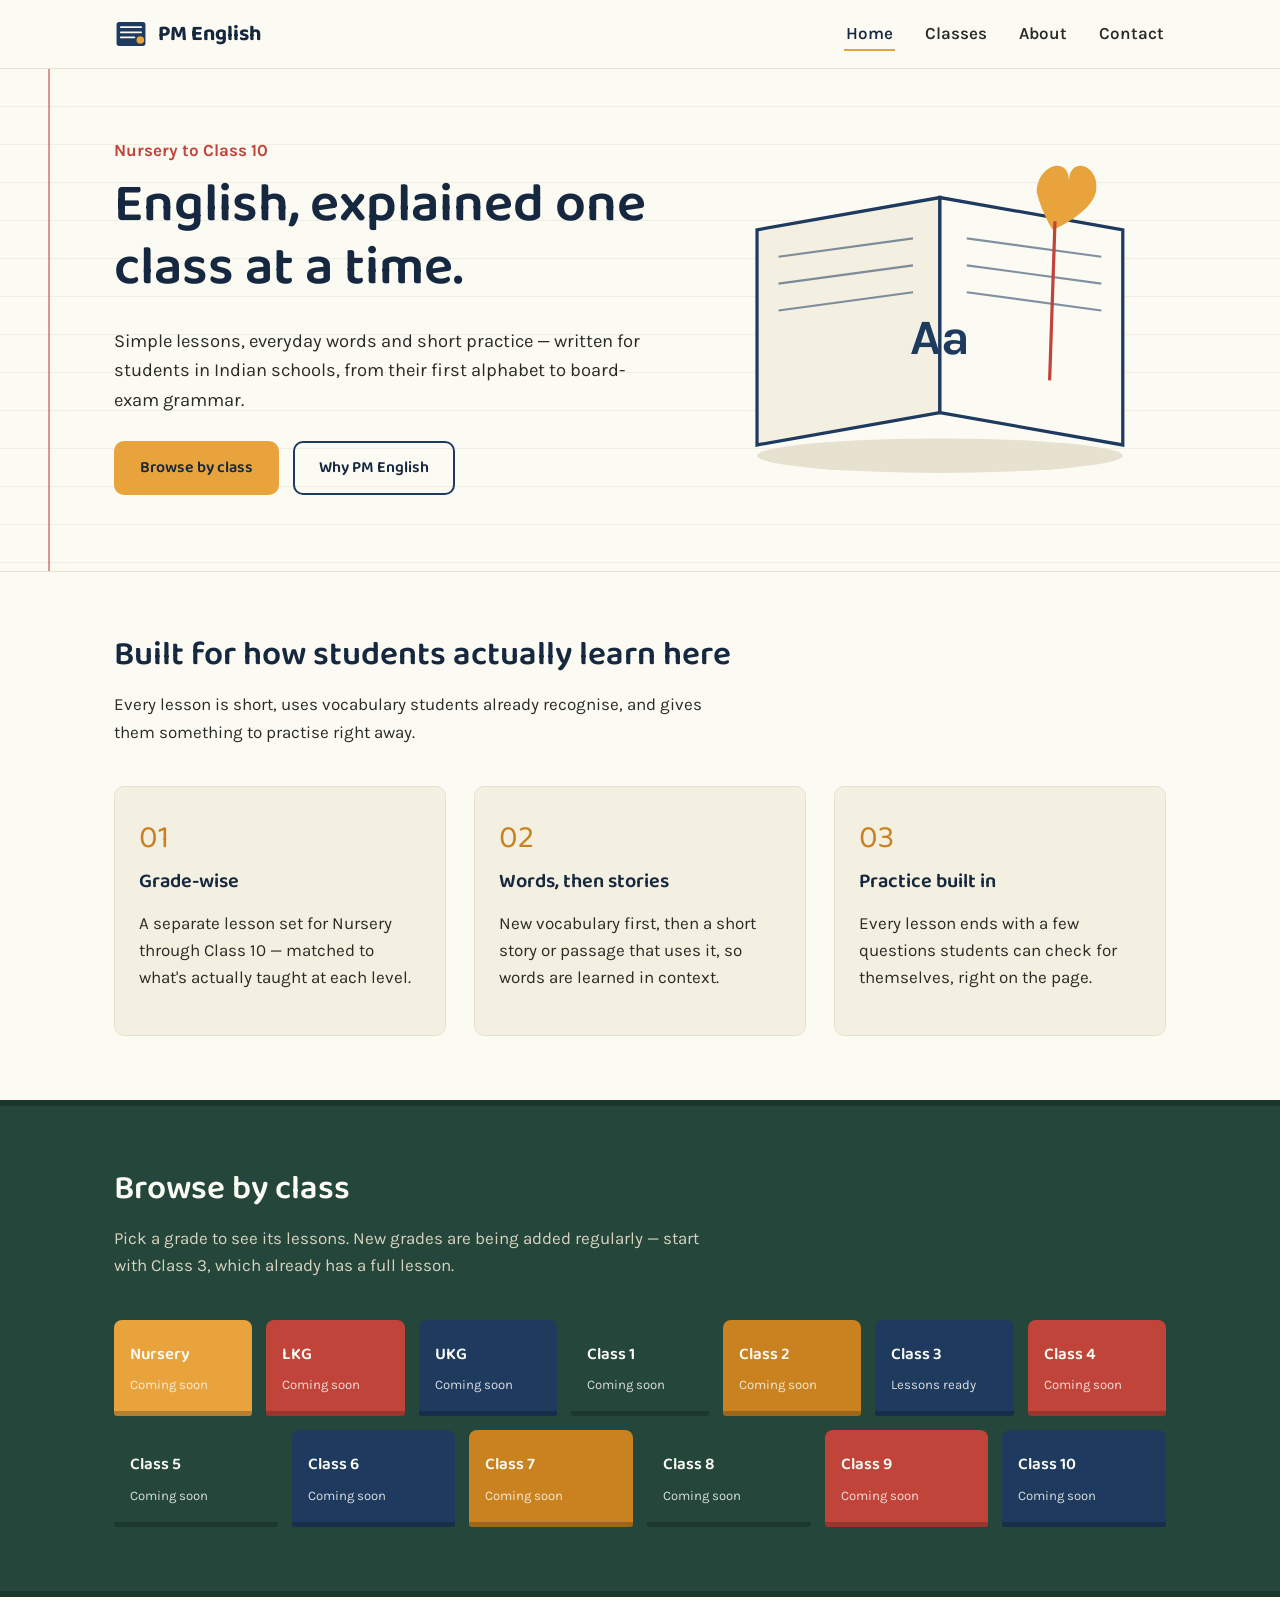
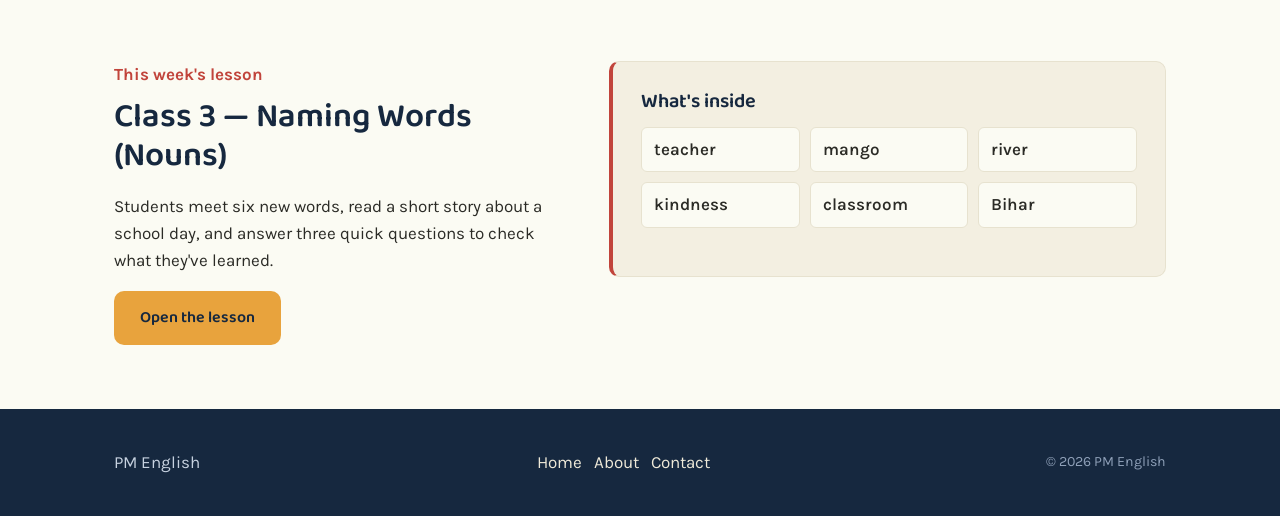
<file: index.html>
<!DOCTYPE html>
<html lang="en">
<head>
<meta charset="UTF-8">
<meta name="viewport" content="width=device-width, initial-scale=1.0">
<title>PM English — Learn English, Class by Class</title>
<meta name="description" content="Free English lessons for Nursery to Class 10 — vocabulary, stories and practice, built for students in India.">
<link rel="preconnect" href="https://fonts.googleapis.com">
<link href="https://fonts.googleapis.com/css2?family=Baloo+2:wght@500;600;700&family=Karla:wght@400;600;700&display=swap" rel="stylesheet">
<link rel="stylesheet" href="style.css">
</head>
<body>

<header class="site-header">
  <div class="wrap">
    <a class="brand" href="index.html">
      <svg class="mark" viewBox="0 0 40 40" fill="none" xmlns="http://www.w3.org/2000/svg" aria-hidden="true">
        <rect x="3" y="6" width="34" height="28" rx="3" fill="#1E3A5F"/>
        <path d="M8 12h24M8 18h24M8 24h16" stroke="#FBFBF3" stroke-width="2" stroke-linecap="round"/>
        <circle cx="31" cy="27" r="4.5" fill="#E8A33D"/>
      </svg>
      PM English
    </a>
    <input type="checkbox" id="nav-toggle" class="nav-toggle">
    <label for="nav-toggle" class="nav-btn" aria-label="Menu"><span></span></label>
    <nav class="main-nav">
      <ul>
        <li><a href="index.html" aria-current="page">Home</a></li>
        <li><a href="index.html#classes">Classes</a></li>
        <li><a href="about.html">About</a></li>
        <li><a href="contact.html">Contact</a></li>
      </ul>
    </nav>
  </div>
</header>

<section class="hero">
  <div class="wrap">
    <div>
      <p class="hero-eyebrow">Nursery to Class 10</p>
      <h1>English, explained one class at a time.</h1>
      <p class="lede">Simple lessons, everyday words and short practice — written for students in Indian schools, from their first alphabet to board-exam grammar.</p>
      <div class="hero-actions">
        <a class="btn btn-primary" href="index.html#classes">Browse by class</a>
        <a class="btn btn-ghost" href="about.html">Why PM English</a>
      </div>
    </div>
    <svg class="hero-art" viewBox="0 0 420 340" xmlns="http://www.w3.org/2000/svg" role="img" aria-label="An open book with the alphabet and a marigold flower bookmark">
      <ellipse cx="210" cy="300" rx="170" ry="16" fill="#E7E2CF"/>
      <path d="M40 90 L210 60 L210 260 L40 290 Z" fill="#F3EFE1" stroke="#1E3A5F" stroke-width="3"/>
      <path d="M380 90 L210 60 L210 260 L380 290 Z" fill="#FBFBF3" stroke="#1E3A5F" stroke-width="3"/>
      <g stroke="#1E3A5F" stroke-width="2" opacity=".55">
        <line x1="60" y1="115" x2="185" y2="98" />
        <line x1="60" y1="140" x2="185" y2="123" />
        <line x1="60" y1="165" x2="185" y2="148" />
        <line x1="235" y1="98" x2="360" y2="115" />
        <line x1="235" y1="123" x2="360" y2="140" />
        <line x1="235" y1="148" x2="360" y2="165" />
      </g>
      <text x="210" y="205" text-anchor="middle" font-family="Baloo 2, sans-serif" font-size="46" fill="#1E3A5F" font-weight="700">Aa</text>
      <path d="M300 55 C300 30 330 20 330 45 C330 20 360 30 355 55 C350 75 315 90 315 90 C315 90 305 75 300 55 Z" fill="#E8A33D"/>
      <line x1="317" y1="82" x2="312" y2="230" stroke="#C1443B" stroke-width="3"/>
    </svg>
  </div>
</section>

<section>
  <div class="wrap">
    <h2>Built for how students actually learn here</h2>
    <p class="lead-in">Every lesson is short, uses vocabulary students already recognise, and gives them something to practise right away.</p>
    <div class="features">
      <div class="feature">
        <span class="num">01</span>
        <h3>Grade-wise</h3>
        <p>A separate lesson set for Nursery through Class 10 — matched to what's actually taught at each level.</p>
      </div>
      <div class="feature">
        <span class="num">02</span>
        <h3>Words, then stories</h3>
        <p>New vocabulary first, then a short story or passage that uses it, so words are learned in context.</p>
      </div>
      <div class="feature">
        <span class="num">03</span>
        <h3>Practice built in</h3>
        <p>Every lesson ends with a few questions students can check for themselves, right on the page.</p>
      </div>
    </div>
  </div>
</section>

<section class="section-dark" id="classes">
  <div class="wrap">
    <h2>Browse by class</h2>
    <p class="lead-in">Pick a grade to see its lessons. New grades are being added regularly — start with Class 3, which already has a full lesson.</p>
    <div class="shelf" data-shelf></div>
  </div>
</section>

<section>
  <div class="wrap spotlight">
    <div>
      <p class="hero-eyebrow">This week's lesson</p>
      <h2>Class 3 — Naming Words (Nouns)</h2>
      <p>Students meet six new words, read a short story about a school day, and answer three quick questions to check what they've learned.</p>
      <a class="btn btn-primary" href="class.html?grade=3">Open the lesson</a>
    </div>
    <div class="spotlight-card">
      <h3>What's inside</h3>
      <ul class="vocab-grid">
        <li>teacher</li><li>mango</li><li>river</li>
        <li>kindness</li><li>classroom</li><li>Bihar</li>
      </ul>
    </div>
  </div>
</section>

<footer class="site-footer">
  <div class="wrap">
    <span>PM English</span>
    <nav>
      <a href="index.html">Home</a> &nbsp; <a href="about.html">About</a> &nbsp; <a href="contact.html">Contact</a>
    </nav>
    <small>&copy; 2026 PM English</small>
  </div>
</footer>

<script src="script.js"></script>
</body>
</html>
</file>
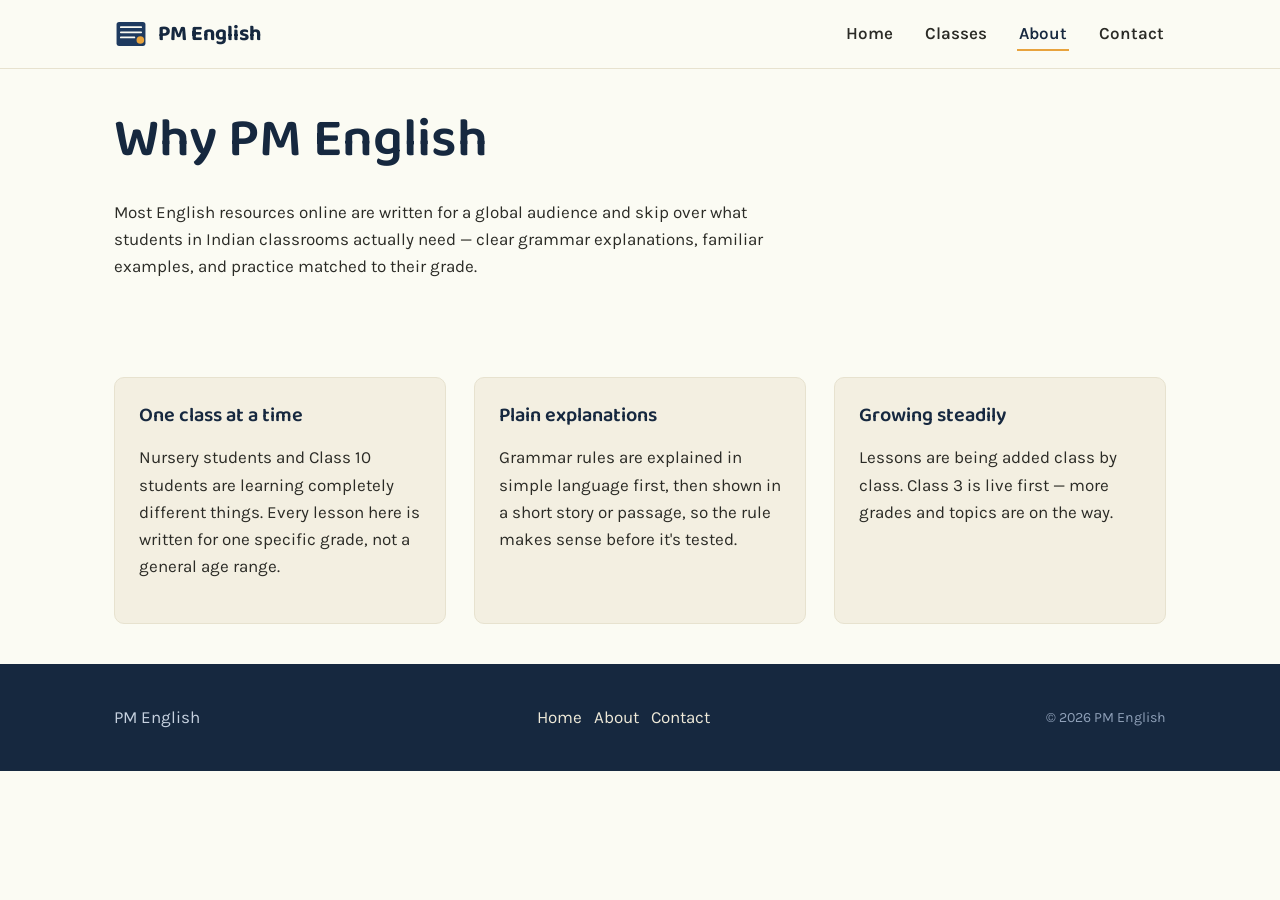
<file: about.html>
<!DOCTYPE html>
<html lang="en">
<head>
<meta charset="UTF-8">
<meta name="viewport" content="width=device-width, initial-scale=1.0">
<title>About — PM English</title>
<meta name="description" content="Why PM English exists and how the lessons are built.">
<link rel="preconnect" href="https://fonts.googleapis.com">
<link href="https://fonts.googleapis.com/css2?family=Baloo+2:wght@500;600;700&family=Karla:wght@400;600;700&display=swap" rel="stylesheet">
<link rel="stylesheet" href="style.css">
</head>
<body>

<header class="site-header">
  <div class="wrap">
    <a class="brand" href="index.html">
      <svg class="mark" viewBox="0 0 40 40" fill="none" xmlns="http://www.w3.org/2000/svg" aria-hidden="true">
        <rect x="3" y="6" width="34" height="28" rx="3" fill="#1E3A5F"/>
        <path d="M8 12h24M8 18h24M8 24h16" stroke="#FBFBF3" stroke-width="2" stroke-linecap="round"/>
        <circle cx="31" cy="27" r="4.5" fill="#E8A33D"/>
      </svg>
      PM English
    </a>
    <input type="checkbox" id="nav-toggle" class="nav-toggle">
    <label for="nav-toggle" class="nav-btn" aria-label="Menu"><span></span></label>
    <nav class="main-nav">
      <ul>
        <li><a href="index.html">Home</a></li>
        <li><a href="index.html#classes">Classes</a></li>
        <li><a href="about.html" aria-current="page">About</a></li>
        <li><a href="contact.html">Contact</a></li>
      </ul>
    </nav>
  </div>
</header>

<section class="section-tight">
  <div class="wrap">
    <h1>Why PM English</h1>
    <p class="lede">Most English resources online are written for a global audience and skip over what students in Indian classrooms actually need — clear grammar explanations, familiar examples, and practice matched to their grade.</p>
  </div>
</section>

<section class="section-tight">
  <div class="wrap features">
    <div class="feature">
      <h3>One class at a time</h3>
      <p>Nursery students and Class 10 students are learning completely different things. Every lesson here is written for one specific grade, not a general age range.</p>
    </div>
    <div class="feature">
      <h3>Plain explanations</h3>
      <p>Grammar rules are explained in simple language first, then shown in a short story or passage, so the rule makes sense before it's tested.</p>
    </div>
    <div class="feature">
      <h3>Growing steadily</h3>
      <p>Lessons are being added class by class. Class 3 is live first — more grades and topics are on the way.</p>
    </div>
  </div>
</section>

<footer class="site-footer">
  <div class="wrap">
    <span>PM English</span>
    <nav>
      <a href="index.html">Home</a> &nbsp; <a href="about.html">About</a> &nbsp; <a href="contact.html">Contact</a>
    </nav>
    <small>&copy; 2026 PM English</small>
  </div>
</footer>

<script src="script.js"></script>
</body>
</html>
</file>
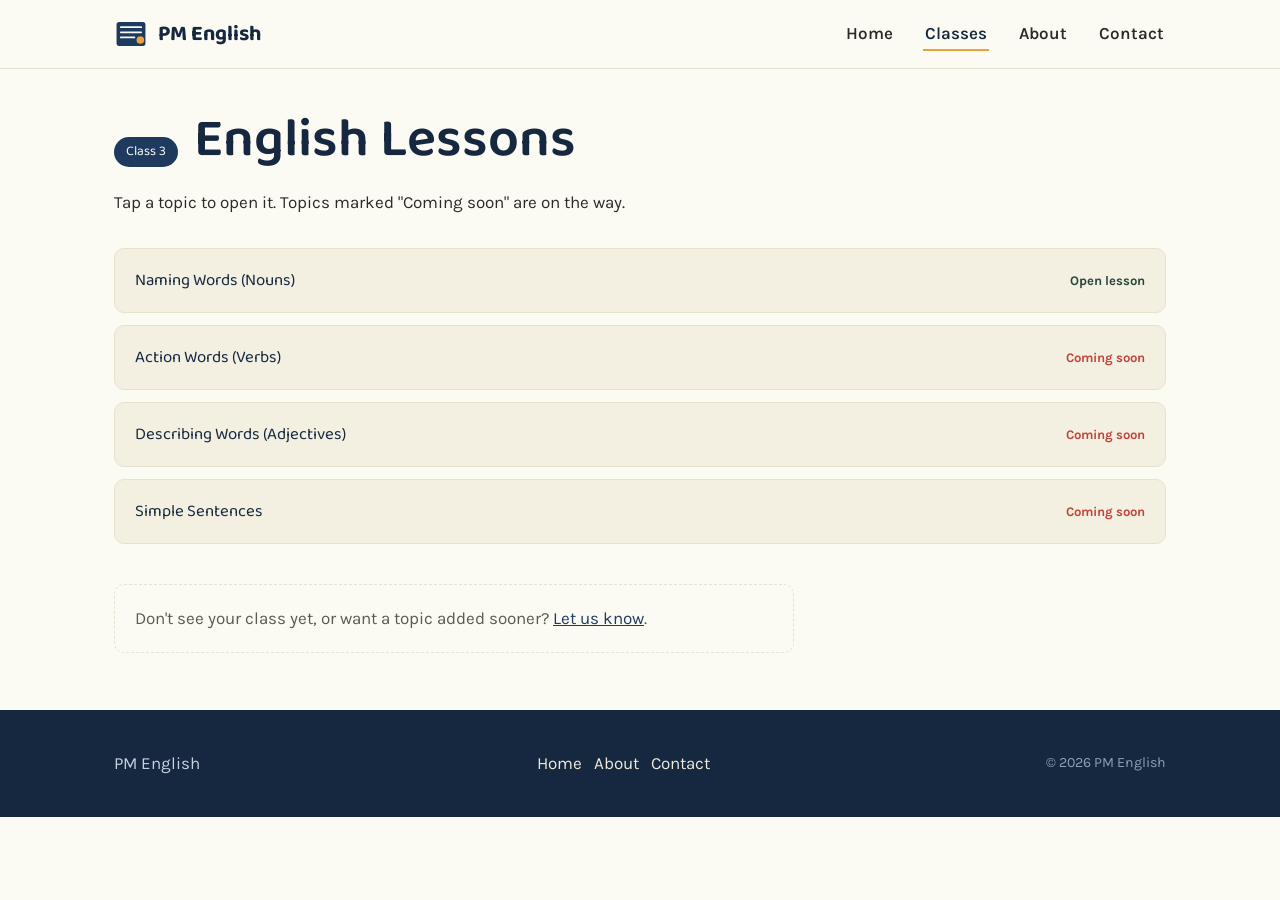
<file: class.html>
<!DOCTYPE html>
<html lang="en">
<head>
<meta charset="UTF-8">
<meta name="viewport" content="width=device-width, initial-scale=1.0">
<title>Class Lessons — PM English</title>
<meta name="description" content="English lessons by class — vocabulary, a short story and practice questions.">
<link rel="preconnect" href="https://fonts.googleapis.com">
<link href="https://fonts.googleapis.com/css2?family=Baloo+2:wght@500;600;700&family=Karla:wght@400;600;700&display=swap" rel="stylesheet">
<link rel="stylesheet" href="style.css">
</head>
<body>

<header class="site-header">
  <div class="wrap">
    <a class="brand" href="index.html">
      <svg class="mark" viewBox="0 0 40 40" fill="none" xmlns="http://www.w3.org/2000/svg" aria-hidden="true">
        <rect x="3" y="6" width="34" height="28" rx="3" fill="#1E3A5F"/>
        <path d="M8 12h24M8 18h24M8 24h16" stroke="#FBFBF3" stroke-width="2" stroke-linecap="round"/>
        <circle cx="31" cy="27" r="4.5" fill="#E8A33D"/>
      </svg>
      PM English
    </a>
    <input type="checkbox" id="nav-toggle" class="nav-toggle">
    <label for="nav-toggle" class="nav-btn" aria-label="Menu"><span></span></label>
    <nav class="main-nav">
      <ul>
        <li><a href="index.html">Home</a></li>
        <li><a href="index.html#classes" aria-current="page">Classes</a></li>
        <li><a href="about.html">About</a></li>
        <li><a href="contact.html">Contact</a></li>
      </ul>
    </nav>
  </div>
</header>

<section class="section-tight">
  <div class="wrap">
    <div class="grade-head">
      <span class="grade-pill" data-grade-label>Class</span>
      <h1 style="margin:0">English Lessons</h1>
    </div>
    <p>Tap a topic to open it. Topics marked "Coming soon" are on the way.</p>

    <ul class="topic-list" data-topic-list></ul>

    <p class="empty-note">Don't see your class yet, or want a topic added sooner? <a href="contact.html">Let us know</a>.</p>
  </div>
</section>

<footer class="site-footer">
  <div class="wrap">
    <span>PM English</span>
    <nav>
      <a href="index.html">Home</a> &nbsp; <a href="about.html">About</a> &nbsp; <a href="contact.html">Contact</a>
    </nav>
    <small>&copy; 2026 PM English</small>
  </div>
</footer>

<script src="script.js"></script>
</body>
</html>
</file>
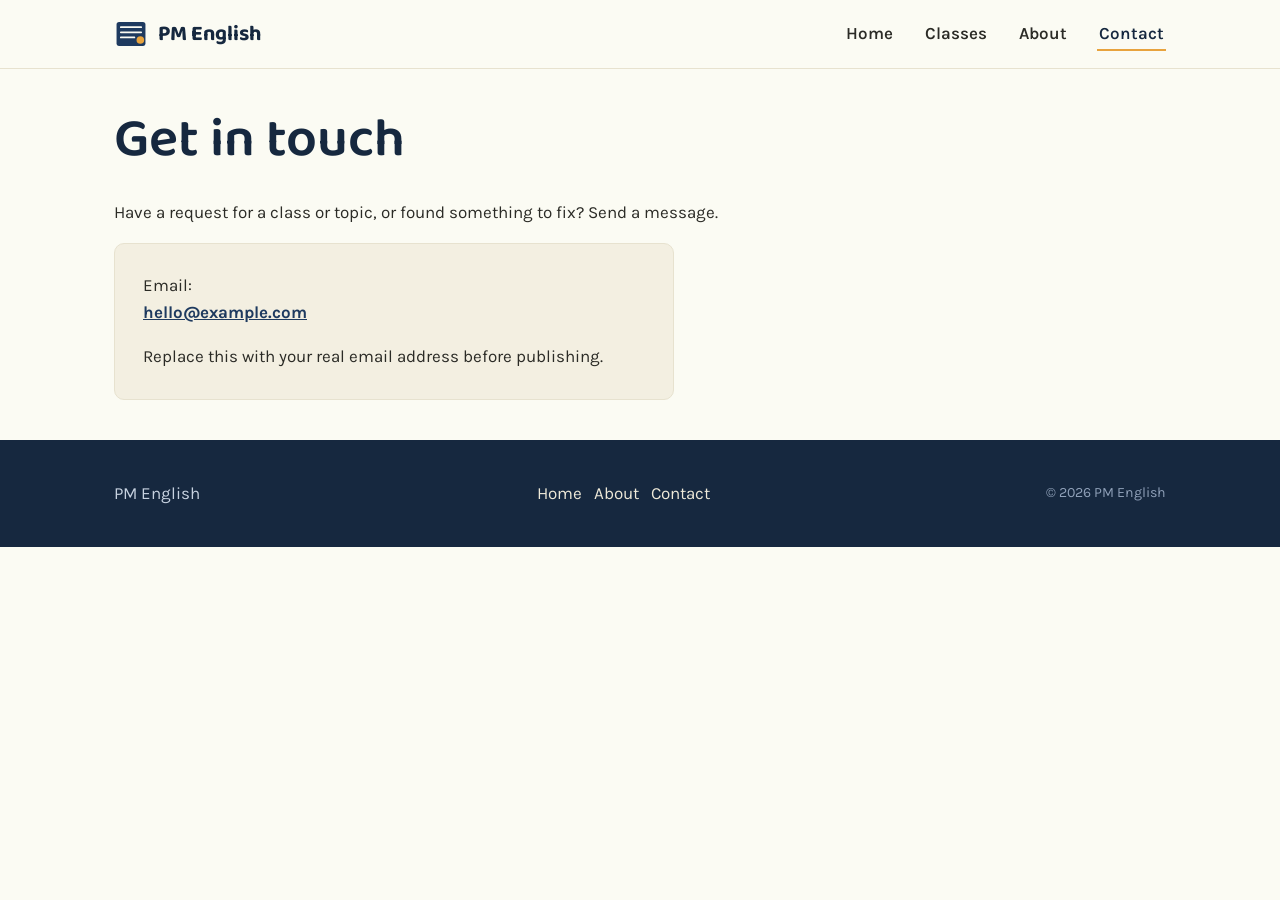
<file: contact.html>
<!DOCTYPE html>
<html lang="en">
<head>
<meta charset="UTF-8">
<meta name="viewport" content="width=device-width, initial-scale=1.0">
<title>Contact — PM English</title>
<meta name="description" content="Get in touch with PM English.">
<link rel="preconnect" href="https://fonts.googleapis.com">
<link href="https://fonts.googleapis.com/css2?family=Baloo+2:wght@500;600;700&family=Karla:wght@400;600;700&display=swap" rel="stylesheet">
<link rel="stylesheet" href="style.css">
</head>
<body>

<header class="site-header">
  <div class="wrap">
    <a class="brand" href="index.html">
      <svg class="mark" viewBox="0 0 40 40" fill="none" xmlns="http://www.w3.org/2000/svg" aria-hidden="true">
        <rect x="3" y="6" width="34" height="28" rx="3" fill="#1E3A5F"/>
        <path d="M8 12h24M8 18h24M8 24h16" stroke="#FBFBF3" stroke-width="2" stroke-linecap="round"/>
        <circle cx="31" cy="27" r="4.5" fill="#E8A33D"/>
      </svg>
      PM English
    </a>
    <input type="checkbox" id="nav-toggle" class="nav-toggle">
    <label for="nav-toggle" class="nav-btn" aria-label="Menu"><span></span></label>
    <nav class="main-nav">
      <ul>
        <li><a href="index.html">Home</a></li>
        <li><a href="index.html#classes">Classes</a></li>
        <li><a href="about.html">About</a></li>
        <li><a href="contact.html" aria-current="page">Contact</a></li>
      </ul>
    </nav>
  </div>
</header>

<section class="section-tight">
  <div class="wrap">
    <h1>Get in touch</h1>
    <p class="lede">Have a request for a class or topic, or found something to fix? Send a message.</p>

    <div class="contact-card">
      <p style="margin-top:0">Email:<br><a href="mailto:hello@example.com">hello@example.com</a></p>
      <p style="margin-bottom:0">Replace this with your real email address before publishing.</p>
    </div>
  </div>
</section>

<footer class="site-footer">
  <div class="wrap">
    <span>PM English</span>
    <nav>
      <a href="index.html">Home</a> &nbsp; <a href="about.html">About</a> &nbsp; <a href="contact.html">Contact</a>
    </nav>
    <small>&copy; 2026 PM English</small>
  </div>
</footer>

<script src="script.js"></script>
</body>
</html>
</file>
<file: style.css>
/* ============================================================
   PM English — design tokens
   Theme: a school notebook — paper, ink-blue, marigold accent,
   a chalkboard-green for contrast sections, a thin red margin
   rule used as a structural device (not decoration).
   ============================================================ */

:root{
  --paper: #FBFBF3;
  --paper-line: #E7E2CF;
  --card: #F3EFE1;
  --ink: #1E3A5F;
  --ink-deep: #16283F;
  --charcoal: #2B2B26;
  --marigold: #E8A33D;
  --marigold-deep: #C9821F;
  --chalk-green: #24463B;
  --chalk-green-deep: #1A362D;
  --rule-red: #C1443B;
  --paper-90: rgba(251,251,243,.9);

  --font-head: "Baloo 2", system-ui, sans-serif;
  --font-body: "Karla", system-ui, sans-serif;

  --radius: 10px;
  --max-w: 1100px;
}

*{ box-sizing: border-box; }
html{ scroll-behavior: smooth; }

body{
  margin: 0;
  background: var(--paper);
  color: var(--charcoal);
  font-family: var(--font-body);
  font-size: 17px;
  line-height: 1.6;
  -webkit-font-smoothing: antialiased;
}

h1, h2, h3{
  font-family: var(--font-head);
  color: var(--ink-deep);
  line-height: 1.15;
  margin: 0 0 .5em 0;
  font-weight: 600;
}

h1{ font-size: clamp(2.1rem, 4.5vw, 3.4rem); }
h2{ font-size: clamp(1.5rem, 3vw, 2.1rem); }
h3{ font-size: 1.25rem; }

p{ max-width: 68ch; }

a{ color: var(--ink); }

img, svg{ max-width: 100%; display: block; }

.wrap{
  max-width: var(--max-w);
  margin: 0 auto;
  padding: 0 24px;
}

:focus-visible{
  outline: 3px solid var(--marigold-deep);
  outline-offset: 3px;
}

@media (prefers-reduced-motion: reduce){
  *{ animation: none !important; transition: none !important; scroll-behavior: auto !important; }
}

/* ---------- Header / nav ---------- */

.site-header{
  position: sticky;
  top: 0;
  z-index: 30;
  background: var(--paper-90);
  backdrop-filter: blur(6px);
  border-bottom: 1px solid var(--paper-line);
}

.site-header .wrap{
  display: flex;
  align-items: center;
  justify-content: space-between;
  height: 68px;
}

.brand{
  display: flex;
  align-items: center;
  gap: 10px;
  font-family: var(--font-head);
  font-size: 1.35rem;
  font-weight: 700;
  color: var(--ink-deep);
  text-decoration: none;
}

.brand .mark{
  width: 34px; height: 34px;
  flex: none;
}

nav.main-nav ul{
  display: flex;
  gap: 28px;
  list-style: none;
  margin: 0; padding: 0;
}

nav.main-nav a{
  text-decoration: none;
  color: var(--charcoal);
  font-weight: 600;
  padding: 6px 2px;
  border-bottom: 2px solid transparent;
}

nav.main-nav a:hover,
nav.main-nav a[aria-current="page"]{
  border-bottom-color: var(--marigold);
  color: var(--ink-deep);
}

.nav-toggle{ display: none; }

@media (max-width: 720px){
  nav.main-nav{
    position: fixed;
    inset: 68px 0 0 0;
    background: var(--paper);
    transform: translateX(100%);
    transition: transform .25s ease;
    padding: 24px;
    overflow-y: auto;
  }
  nav.main-nav ul{ flex-direction: column; gap: 4px; }
  nav.main-nav a{ display: block; padding: 14px 4px; font-size: 1.15rem; }
  .nav-toggle:checked ~ nav.main-nav{ transform: translateX(0); }

  .nav-btn{
    display: flex;
    align-items: center;
    justify-content: center;
    width: 44px; height: 44px;
    border-radius: 8px;
    border: 1px solid var(--paper-line);
    background: var(--card);
    cursor: pointer;
  }
  .nav-btn span, .nav-btn span::before, .nav-btn span::after{
    content: ""; display: block;
    width: 20px; height: 2px;
    background: var(--ink-deep);
    position: relative;
    transition: transform .2s ease;
  }
  .nav-btn span::before{ position: absolute; top: -6px; }
  .nav-btn span::after{ position: absolute; top: 6px; }
}
@media (min-width: 721px){ .nav-btn{ display: none; } }

/* ---------- Buttons ---------- */

.btn{
  display: inline-block;
  font-family: var(--font-head);
  font-weight: 600;
  font-size: 1rem;
  padding: 12px 24px;
  border-radius: var(--radius);
  text-decoration: none;
  border: 2px solid transparent;
  cursor: pointer;
}
.btn-primary{
  background: var(--marigold);
  color: var(--ink-deep);
}
.btn-primary:hover{ background: var(--marigold-deep); color: var(--paper); }

.btn-ghost{
  background: transparent;
  border-color: var(--ink);
  color: var(--ink-deep);
}
.btn-ghost:hover{ background: var(--ink); color: var(--paper); }

/* ---------- Hero ---------- */

.hero{
  background:
    repeating-linear-gradient(
      to bottom,
      transparent 0px, transparent 37px,
      var(--paper-line) 38px
    ),
    var(--paper);
  position: relative;
  padding: 64px 0 72px;
  border-bottom: 1px solid var(--paper-line);
}

.hero::before{
  content: "";
  position: absolute;
  left: 48px; top: 0; bottom: 0;
  width: 2px;
  background: var(--rule-red);
  opacity: .55;
}
@media (max-width: 720px){ .hero::before{ display:none; } }

.hero .wrap{
  display: grid;
  grid-template-columns: 1.1fr .9fr;
  gap: 48px;
  align-items: center;
}
@media (max-width: 860px){
  .hero .wrap{ grid-template-columns: 1fr; }
}

.hero-eyebrow{
  font-weight: 700;
  color: var(--rule-red);
  margin: 0 0 10px 0;
}

.hero p.lede{
  font-size: 1.15rem;
  color: var(--charcoal);
}

.hero-actions{
  display: flex;
  gap: 14px;
  margin-top: 26px;
  flex-wrap: wrap;
}

.hero-art{ width: 100%; height: auto; }

/* ---------- Sections ---------- */

section{ padding: 64px 0; }

.section-tight{ padding: 40px 0; }

.section-dark{
  background: var(--chalk-green);
  color: #EFEAD9;
  border-top: 6px solid var(--chalk-green-deep);
  border-bottom: 6px solid var(--chalk-green-deep);
}
.section-dark h2, .section-dark h3{ color: #FBFBF3; }
.section-dark p{ color: #D8D3BF; }

.lead-in{ max-width: 62ch; margin-bottom: 40px; }

/* Feature trio */
.features{
  display: grid;
  grid-template-columns: repeat(3, 1fr);
  gap: 28px;
}
@media (max-width: 760px){ .features{ grid-template-columns: 1fr; } }

.feature{
  padding: 26px 24px;
  background: var(--card);
  border-radius: var(--radius);
  border: 1px solid var(--paper-line);
}
.feature .num{
  font-family: var(--font-head);
  font-size: 2rem;
  color: var(--marigold-deep);
  margin-bottom: 6px;
  display: block;
}

/* ---------- Grade shelf ---------- */

.shelf{
  display: flex;
  flex-wrap: wrap;
  gap: 14px;
}

.spine{
  flex: 1 1 130px;
  min-width: 110px;
  text-decoration: none;
  border-radius: 8px 8px 3px 3px;
  padding: 22px 16px 16px;
  color: #FBFBF3;
  font-family: var(--font-head);
  font-weight: 600;
  font-size: 1.05rem;
  position: relative;
  border-bottom: 5px solid rgba(0,0,0,.22);
  transition: transform .15s ease;
}
.spine:hover{ transform: translateY(-4px); }
.spine .lvl{
  display: block;
  font-family: var(--font-body);
  font-weight: 400;
  font-size: .82rem;
  opacity: .85;
  margin-top: 6px;
}

/* ---------- Lesson spotlight ---------- */

.spotlight{
  display: grid;
  grid-template-columns: .9fr 1.1fr;
  gap: 40px;
  align-items: start;
}
@media (max-width: 820px){ .spotlight{ grid-template-columns: 1fr; } }

.spotlight-card{
  background: var(--card);
  border-radius: var(--radius);
  border: 1px solid var(--paper-line);
  padding: 28px;
  border-left: 4px solid var(--rule-red);
}

/* ---------- Lesson list / content (class page) ---------- */

.grade-head{
  display: flex;
  align-items: baseline;
  gap: 16px;
  flex-wrap: wrap;
  margin-bottom: 8px;
}

.grade-pill{
  display: inline-block;
  padding: 4px 12px;
  border-radius: 999px;
  background: var(--ink);
  color: var(--paper);
  font-family: var(--font-head);
  font-size: .85rem;
}

.topic-list{
  list-style: none;
  margin: 32px 0 0;
  padding: 0;
  display: grid;
  gap: 12px;
}

.topic-item{
  border: 1px solid var(--paper-line);
  border-radius: var(--radius);
  background: var(--card);
}

.topic-btn{
  width: 100%;
  text-align: left;
  background: none;
  border: none;
  font-family: var(--font-head);
  font-size: 1.05rem;
  color: var(--ink-deep);
  padding: 18px 20px;
  cursor: pointer;
  display: flex;
  justify-content: space-between;
  align-items: center;
  gap: 12px;
}

.topic-btn .status{
  font-family: var(--font-body);
  font-size: .82rem;
  font-weight: 700;
  color: var(--rule-red);
  white-space: nowrap;
}
.topic-item.is-ready .status{ color: var(--chalk-green); }

.topic-body{
  display: none;
  padding: 0 20px 22px;
  border-top: 1px solid var(--paper-line);
}
.topic-item.open .topic-body{ display: block; padding-top: 18px; }

.vocab-grid{
  display: grid;
  grid-template-columns: repeat(auto-fill, minmax(140px, 1fr));
  gap: 10px;
  margin: 14px 0 20px;
  padding: 0;
  list-style: none;
}
.vocab-grid li{
  background: var(--paper);
  border: 1px solid var(--paper-line);
  border-radius: 6px;
  padding: 8px 12px;
  font-weight: 600;
}

.story-box{
  background: var(--paper);
  border-left: 3px solid var(--marigold-deep);
  padding: 16px 18px;
  border-radius: 0 6px 6px 0;
  margin: 14px 0 20px;
}

.qa-list{
  list-style: decimal;
  padding-left: 22px;
  display: grid;
  gap: 14px;
}
.qa-list .answer{
  display: block;
  margin-top: 6px;
  font-weight: 700;
  color: var(--chalk-green);
}

.empty-note{
  margin-top: 40px;
  padding: 20px;
  border: 1px dashed var(--paper-line);
  border-radius: var(--radius);
  color: #5b5a4f;
}

/* ---------- Contact ---------- */

.contact-card{
  background: var(--card);
  border: 1px solid var(--paper-line);
  border-radius: var(--radius);
  padding: 28px;
  max-width: 560px;
}
.contact-card a{ font-weight: 700; }

/* ---------- Footer ---------- */

footer.site-footer{
  background: var(--ink-deep);
  color: #C7D2E0;
  padding: 40px 0;
}
footer.site-footer .wrap{
  display: flex;
  justify-content: space-between;
  flex-wrap: wrap;
  gap: 18px;
  align-items: center;
}
footer.site-footer a{ color: #EFEAD9; text-decoration: none; }
footer.site-footer a:hover{ text-decoration: underline; }
footer.site-footer small{ color: #8FA0B8; }
</file>
